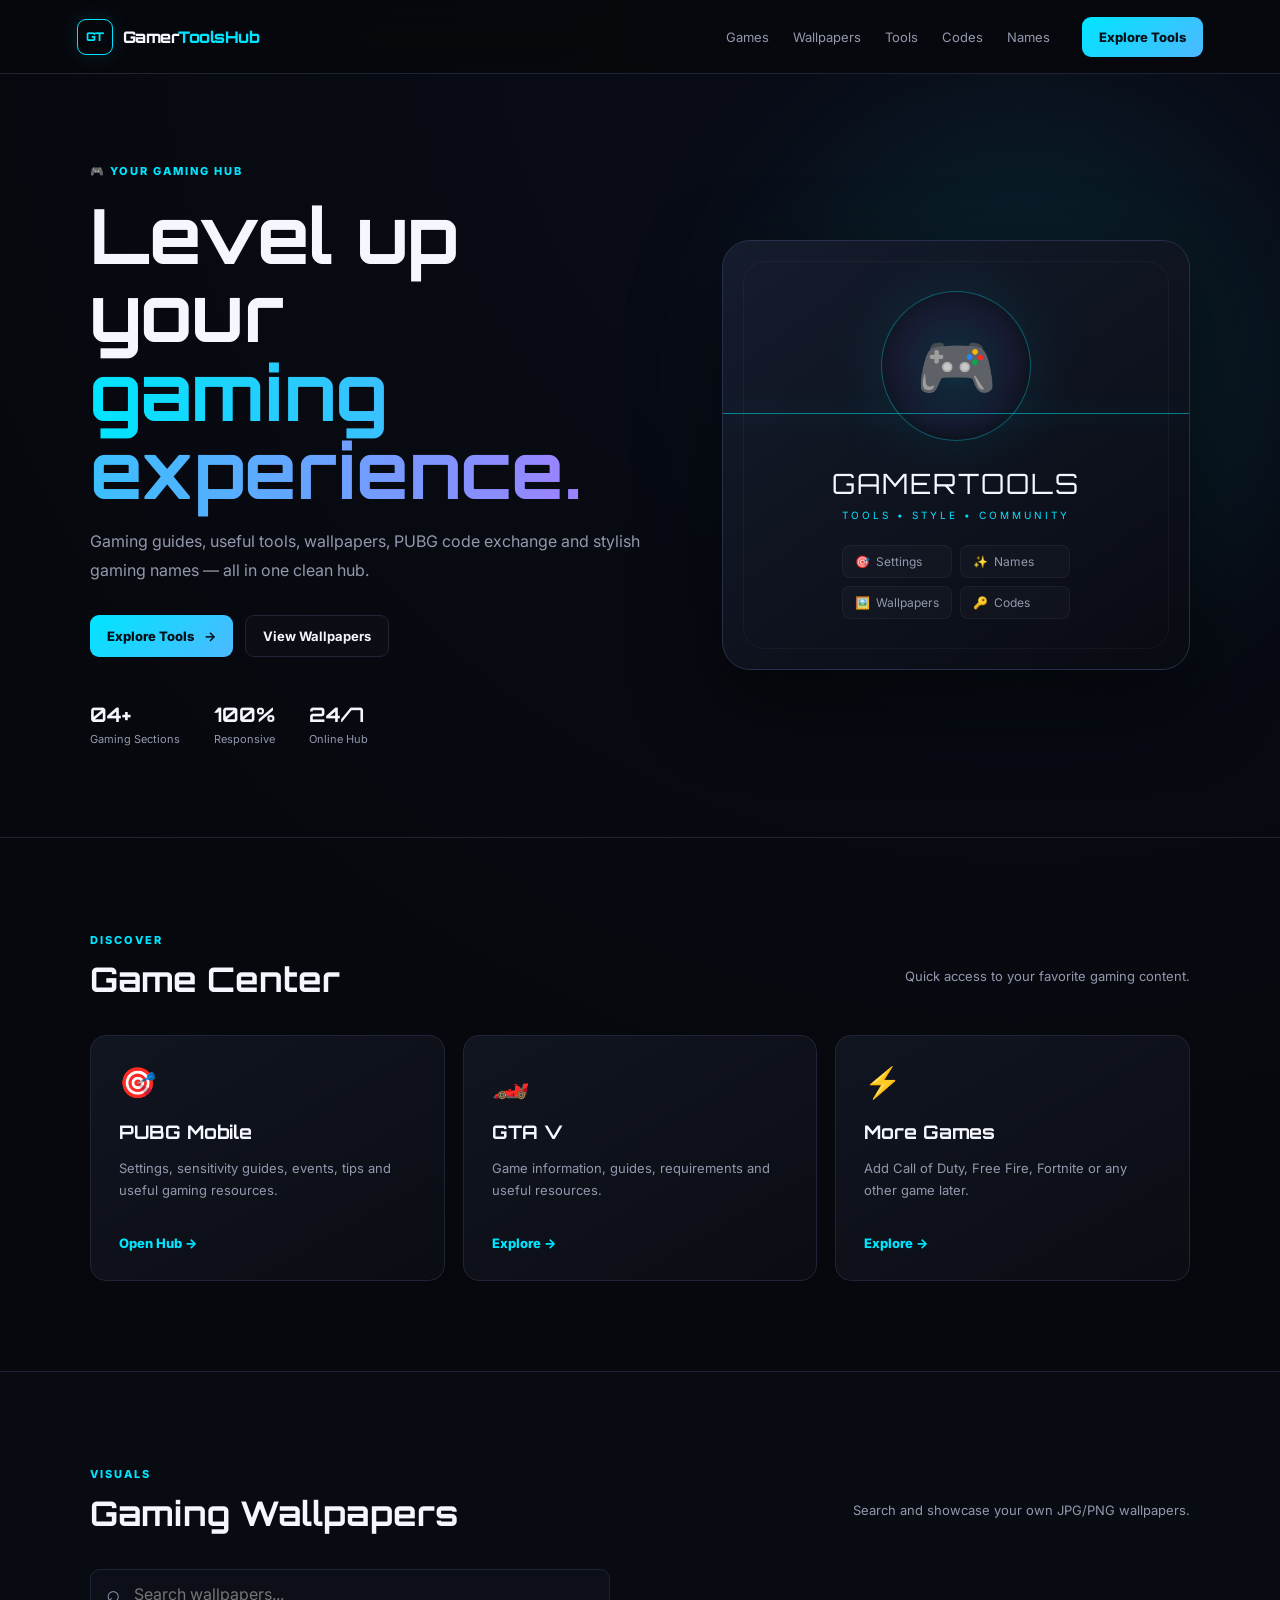
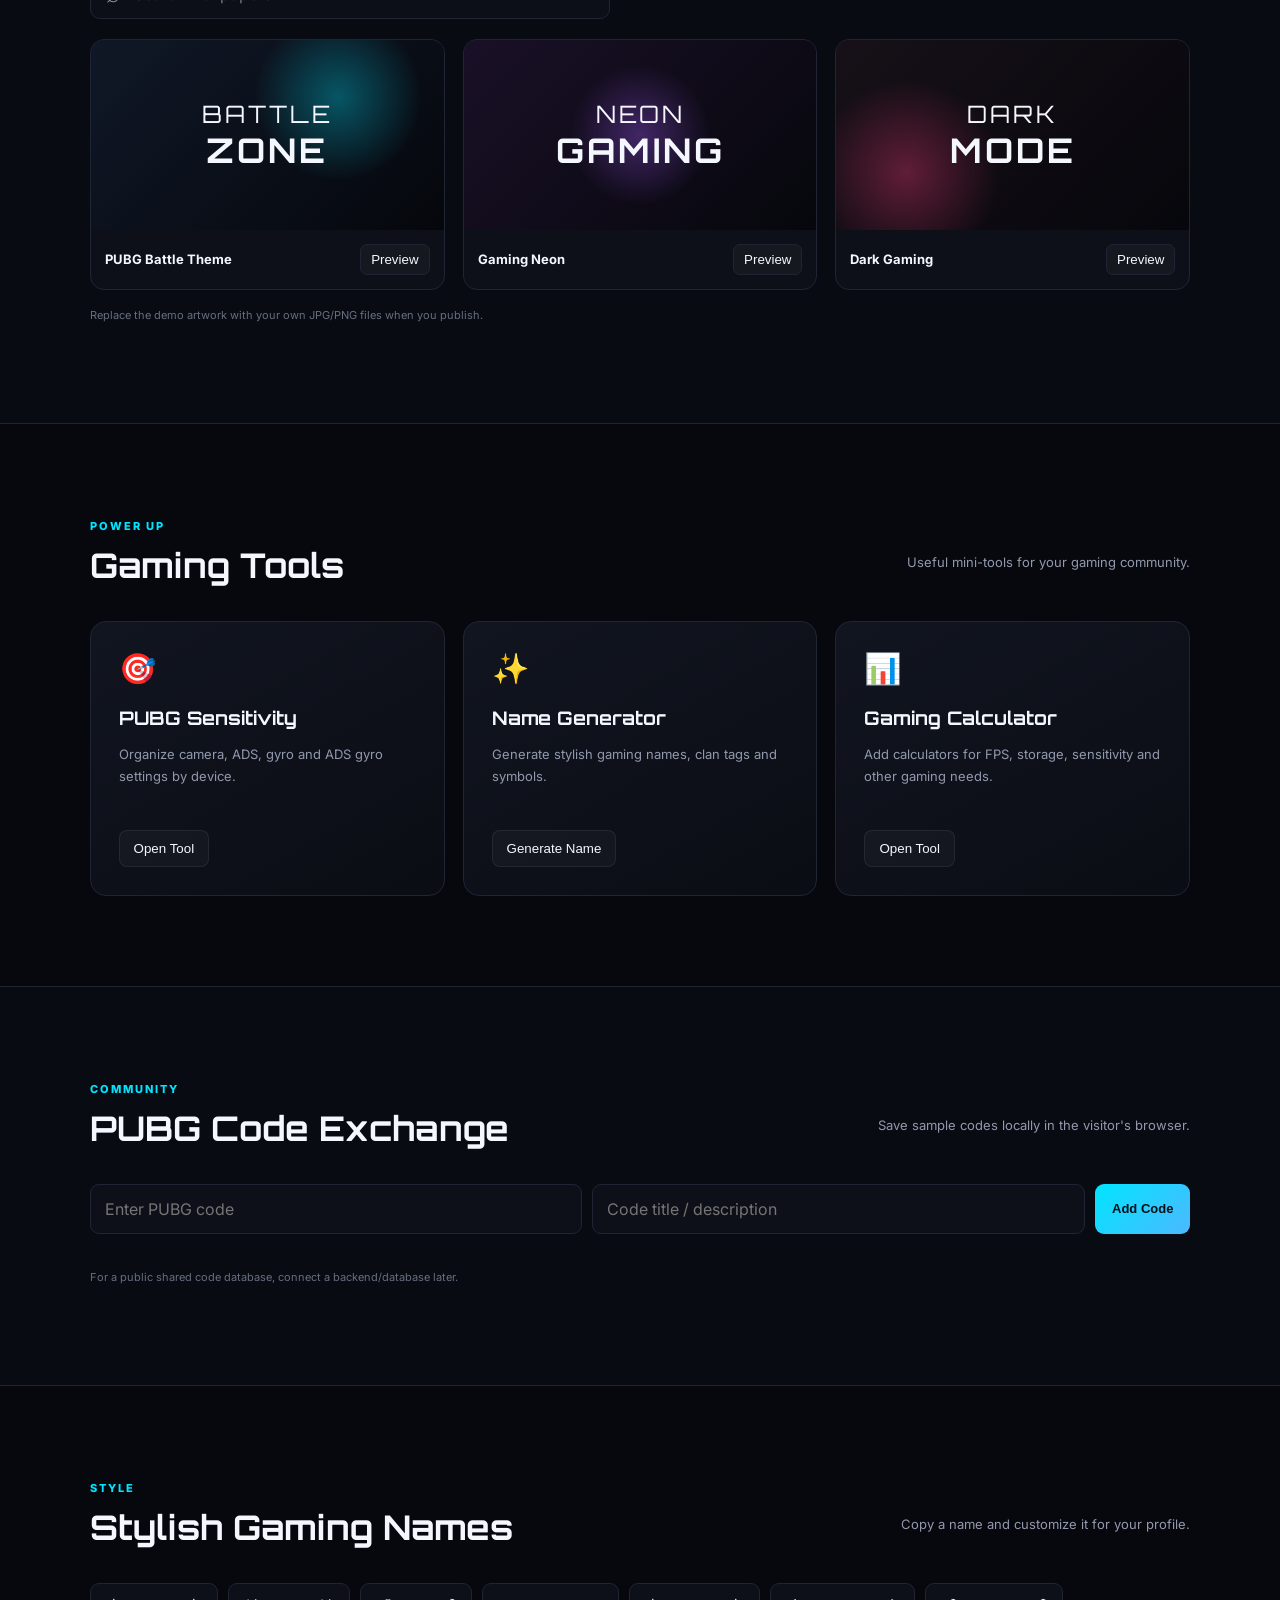
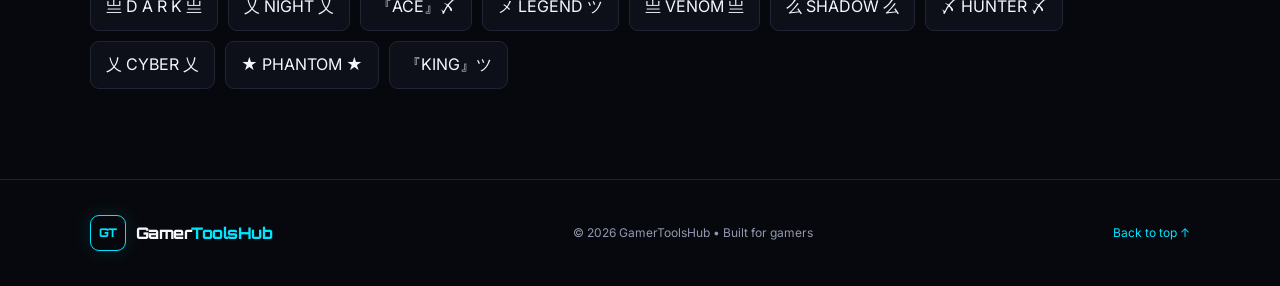
<file: index.html>
<!DOCTYPE html>
<html lang="en">
<head>
  <meta charset="UTF-8">
  <meta name="viewport" content="width=device-width, initial-scale=1.0">
  <meta name="description" content="GamerToolsHub — gaming tools, wallpapers, PUBG codes and stylish gaming names.">
  <title>GamerToolsHub — Gaming Tools & Hub</title>
  <link rel="stylesheet" href="style.css">
</head>
<body>
  <header class="topbar">
    <a class="brand" href="#home"><span class="brand-mark">GT</span><span>Gamer<span>ToolsHub</span></span></a>
    <nav>
      <a href="#games">Games</a>
      <a href="#wallpapers">Wallpapers</a>
      <a href="#tools">Tools</a>
      <a href="#codes">Codes</a>
      <a href="#names">Names</a>
    </nav>
    <a class="nav-btn" href="#tools">Explore Tools</a>
  </header>

  <main id="home">
    <section class="hero">
      <div class="hero-glow"></div>
      <div class="hero-content">
        <div class="eyebrow">🎮 YOUR GAMING HUB</div>
        <h1>Level up your<br><span>gaming experience.</span></h1>
        <p>Gaming guides, useful tools, wallpapers, PUBG code exchange and stylish gaming names — all in one clean hub.</p>
        <div class="hero-actions">
          <a class="primary-btn" href="#tools">Explore Tools <b>→</b></a>
          <a class="ghost-btn" href="#wallpapers">View Wallpapers</a>
        </div>
        <div class="stats">
          <div><strong>04+</strong><small>Gaming Sections</small></div>
          <div><strong>100%</strong><small>Responsive</small></div>
          <div><strong>24/7</strong><small>Online Hub</small></div>
        </div>
      </div>
      <div class="hero-card">
        <div class="scanline"></div>
        <div class="orb">🎮</div>
        <div class="hero-card-title">GAMERTOOLS</div>
        <div class="hero-card-sub">TOOLS • STYLE • COMMUNITY</div>
        <div class="mini-grid">
          <div>🎯<span>Settings</span></div>
          <div>✨<span>Names</span></div>
          <div>🖼️<span>Wallpapers</span></div>
          <div>🔑<span>Codes</span></div>
        </div>
      </div>
    </section>

    <section id="games" class="section">
      <div class="section-head"><div><span class="kicker">DISCOVER</span><h2>Game Center</h2></div><p>Quick access to your favorite gaming content.</p></div>
      <div class="cards">
        <article class="card featured"><div class="icon">🎯</div><h3>PUBG Mobile</h3><p>Settings, sensitivity guides, events, tips and useful gaming resources.</p><a href="#tools">Open Hub <span>→</span></a></article>
        <article class="card"><div class="icon">🏎️</div><h3>GTA V</h3><p>Game information, guides, requirements and useful resources.</p><a href="#tools">Explore <span>→</span></a></article>
        <article class="card"><div class="icon">⚡</div><h3>More Games</h3><p>Add Call of Duty, Free Fire, Fortnite or any other game later.</p><a href="#tools">Explore <span>→</span></a></article>
      </div>
    </section>

    <section id="wallpapers" class="section alt">
      <div class="section-head"><div><span class="kicker">VISUALS</span><h2>Gaming Wallpapers</h2></div><p>Search and showcase your own JPG/PNG wallpapers.</p></div>
      <div class="search"><span>⌕</span><input id="wallSearch" placeholder="Search wallpapers..." aria-label="Search wallpapers"></div>
      <div class="wall-grid" id="wallGrid">
        <article class="wall" data-name="pubg battle"><div class="wall-art art1">BATTLE<br><b>ZONE</b></div><div class="wall-info"><b>PUBG Battle Theme</b><button>Preview</button></div></article>
        <article class="wall" data-name="gaming neon"><div class="wall-art art2">NEON<br><b>GAMING</b></div><div class="wall-info"><b>Gaming Neon</b><button>Preview</button></div></article>
        <article class="wall" data-name="dark gaming"><div class="wall-art art3">DARK<br><b>MODE</b></div><div class="wall-info"><b>Dark Gaming</b><button>Preview</button></div></article>
      </div>
      <p class="note">Replace the demo artwork with your own JPG/PNG files when you publish.</p>
    </section>

    <section id="tools" class="section">
      <div class="section-head"><div><span class="kicker">POWER UP</span><h2>Gaming Tools</h2></div><p>Useful mini-tools for your gaming community.</p></div>
      <div class="tool-grid">
        <article class="tool-card"><div class="tool-icon">🎯</div><h3>PUBG Sensitivity</h3><p>Organize camera, ADS, gyro and ADS gyro settings by device.</p><button class="tool-btn" onclick="showToast('Sensitivity tool section is ready for your settings.')">Open Tool</button></article>
        <article class="tool-card"><div class="tool-icon">✨</div><h3>Name Generator</h3><p>Generate stylish gaming names, clan tags and symbols.</p><button class="tool-btn" onclick="generateName()">Generate Name</button></article>
        <article class="tool-card"><div class="tool-icon">📊</div><h3>Gaming Calculator</h3><p>Add calculators for FPS, storage, sensitivity and other gaming needs.</p><button class="tool-btn" onclick="showToast('Calculator module ready to be customized.')">Open Tool</button></article>
      </div>
    </section>

    <section id="codes" class="section alt">
      <div class="section-head"><div><span class="kicker">COMMUNITY</span><h2>PUBG Code Exchange</h2></div><p>Save sample codes locally in the visitor's browser.</p></div>
      <div class="code-box">
        <input id="codeInput" placeholder="Enter PUBG code">
        <input id="codeTitle" placeholder="Code title / description">
        <button class="primary-btn" onclick="addCode()">Add Code</button>
      </div>
      <div id="codeList" class="code-list"></div>
      <p class="note">For a public shared code database, connect a backend/database later.</p>
    </section>

    <section id="names" class="section">
      <div class="section-head"><div><span class="kicker">STYLE</span><h2>Stylish Gaming Names</h2></div><p>Copy a name and customize it for your profile.</p></div>
      <div class="name-box" id="nameBox"></div>
    </section>
  </main>

  <footer><div class="brand"><span class="brand-mark">GT</span><span>Gamer<span>ToolsHub</span></span></div><p>© 2026 GamerToolsHub • Built for gamers</p><a href="#home">Back to top ↑</a></footer>
  <div id="toast" class="toast"></div>
  <script src="script.js"></script>
</body>
</html>
</file>
<file: style.css>
@import url('https://fonts.googleapis.com/css2?family=Orbitron:wght@500;700;800&family=Inter:wght@400;500;600;700;800&display=swap');
:root{--bg:#07080d;--panel:#0e111a;--panel2:#111522;--text:#f5f7ff;--muted:#9299ad;--line:#202536;--accent:#00e5ff;--accent2:#7c5cff}
*{box-sizing:border-box;scroll-behavior:smooth}body{margin:0;background:radial-gradient(circle at 80% 0%,#17234b33,transparent 35%),var(--bg);color:var(--text);font-family:Inter,Arial,sans-serif}a{text-decoration:none;color:inherit}.topbar{height:74px;border-bottom:1px solid var(--line);background:#07080de8;backdrop-filter:blur(16px);display:flex;align-items:center;gap:32px;padding:0 6%;position:sticky;top:0;z-index:20}.brand{display:flex;align-items:center;gap:10px;font-family:Orbitron;font-weight:800;letter-spacing:-.5px}.brand>span:last-child>span{color:var(--accent)}.brand-mark{display:grid;place-items:center;width:36px;height:36px;border:1px solid var(--accent);color:var(--accent);border-radius:9px;font-size:12px;box-shadow:0 0 20px #00e5ff22}.topbar nav{display:flex;gap:24px;margin-left:auto}.topbar nav a{font-size:13px;color:var(--muted);transition:.2s}.topbar nav a:hover{color:var(--accent)}.nav-btn,.primary-btn{background:linear-gradient(135deg,var(--accent),#4db8ff);color:#031018;padding:12px 17px;border-radius:9px;font-weight:800;font-size:13px;display:inline-flex;gap:10px;align-items:center;border:0;cursor:pointer}.hero{min-height:650px;padding:90px 7%;display:grid;grid-template-columns:1.1fr .9fr;align-items:center;gap:60px;position:relative;overflow:hidden}.hero-glow{position:absolute;width:520px;height:520px;border-radius:50%;background:#00e5ff14;filter:blur(80px);right:0;top:40px}.hero-content{position:relative;z-index:1}.eyebrow,.kicker{color:var(--accent);font-size:11px;font-weight:800;letter-spacing:2px}.hero h1{font-family:Orbitron;font-size:clamp(42px,6vw,76px);line-height:1.03;margin:18px 0}.hero h1 span{background:linear-gradient(90deg,var(--accent),#9c82ff);-webkit-background-clip:text;color:transparent}.hero p{max-width:620px;color:var(--muted);font-size:16px;line-height:1.8}.hero-actions{display:flex;gap:12px;margin:30px 0}.ghost-btn{border:1px solid var(--line);padding:12px 17px;border-radius:9px;font-weight:700;font-size:13px;background:#ffffff04}.stats{display:flex;gap:34px;margin-top:45px}.stats strong{display:block;font-family:Orbitron;font-size:20px}.stats small{color:var(--muted);font-size:11px}.hero-card{height:430px;border:1px solid #27304a;border-radius:28px;background:linear-gradient(145deg,#151c2d,#090b12);display:flex;flex-direction:column;align-items:center;justify-content:center;position:relative;overflow:hidden;box-shadow:0 30px 80px #0008}.hero-card:before{content:"";position:absolute;inset:20px;border:1px solid #ffffff0a;border-radius:22px}.scanline{position:absolute;width:100%;height:1px;background:var(--accent);top:40%;box-shadow:0 0 25px var(--accent);opacity:.5}.orb{width:150px;height:150px;border-radius:50%;display:grid;place-items:center;font-size:65px;background:radial-gradient(circle,#00e5ff22,#7c5cff10 55%,transparent 70%);border:1px solid #00e5ff55;box-shadow:0 0 70px #00e5ff18}.hero-card-title{font-family:Orbitron;font-size:28px;margin-top:25px;letter-spacing:2px}.hero-card-sub{color:var(--accent);font-size:10px;letter-spacing:3px;margin-top:8px}.mini-grid{display:grid;grid-template-columns:1fr 1fr;gap:8px;margin-top:24px}.mini-grid div{background:#ffffff06;border:1px solid #ffffff0b;border-radius:8px;padding:8px 12px;font-size:12px}.mini-grid span{margin-left:6px;color:var(--muted)}.section{padding:90px 7%;border-top:1px solid var(--line)}.section.alt{background:#090b12}.section-head{display:flex;justify-content:space-between;align-items:end;margin-bottom:35px}.section h2{font-family:Orbitron;font-size:34px;margin:10px 0 0}.section-head p{color:var(--muted);max-width:430px;font-size:13px;line-height:1.6}.cards,.tool-grid{display:grid;grid-template-columns:repeat(3,1fr);gap:18px}.card,.tool-card{border:1px solid var(--line);background:linear-gradient(150deg,#111520,#0b0d14);padding:28px;border-radius:16px;transition:.25s}.card:hover,.tool-card:hover{transform:translateY(-5px);border-color:#00e5ff55;box-shadow:0 15px 50px #00e5ff0c}.icon,.tool-icon{font-size:30px}.card h3,.tool-card h3{font-family:Orbitron;margin:20px 0 10px}.card p,.tool-card p{color:var(--muted);font-size:13px;line-height:1.7;min-height:62px}.card a{color:var(--accent);font-size:13px;font-weight:800}.search{border:1px solid var(--line);background:#0c0f17;border-radius:10px;padding:0 15px;display:flex;align-items:center;max-width:520px;margin-bottom:20px}.search span{font-size:24px;color:var(--muted)}input{background:transparent;border:0;outline:0;color:var(--text);padding:14px;width:100%;font:inherit}.wall-grid{display:grid;grid-template-columns:repeat(3,1fr);gap:18px}.wall{border:1px solid var(--line);border-radius:14px;overflow:hidden;background:#0d1018}.wall-art{height:190px;display:grid;place-content:center;text-align:center;font-family:Orbitron;font-size:24px;letter-spacing:3px}.wall-art b{font-size:34px}.art1{background:radial-gradient(circle at 70% 30%,#00e5ff55,transparent 30%),linear-gradient(135deg,#101827,#05070c)}.art2{background:radial-gradient(circle,#a55cff55,transparent 35%),linear-gradient(135deg,#1a1027,#06070c)}.art3{background:radial-gradient(circle at 20% 70%,#ff3d8155,transparent 30%),linear-gradient(135deg,#171018,#06070c)}.wall-info{padding:14px;display:flex;justify-content:space-between;align-items:center;font-size:13px}.wall-info button{background:#ffffff08;color:var(--text);border:1px solid var(--line);border-radius:7px;padding:7px 10px}.note{font-size:11px;color:#666e80;margin-top:18px}.tool-btn{margin-top:12px;background:#ffffff08;border:1px solid #ffffff12;color:var(--text);padding:10px 14px;border-radius:8px;cursor:pointer}.code-box{display:grid;grid-template-columns:1fr 1fr auto;gap:10px}.code-box input{border:1px solid var(--line);background:#0d1018;border-radius:9px}.code-list{margin-top:18px;display:grid;gap:8px}.code-item{display:flex;justify-content:space-between;align-items:center;border:1px solid var(--line);padding:14px;border-radius:9px;background:#0d1018}.code-item code{color:var(--accent);font-weight:800}.name-box{display:flex;flex-wrap:wrap;gap:10px}.name-chip{border:1px solid var(--line);background:#0d1018;border-radius:9px;padding:12px 15px;cursor:pointer}.name-chip:hover{border-color:var(--accent);color:var(--accent)}footer{padding:35px 7%;border-top:1px solid var(--line);display:flex;align-items:center;gap:25px}footer p{color:var(--muted);font-size:12px;margin:auto}footer>a{color:var(--accent);font-size:12px}.toast{position:fixed;bottom:25px;right:25px;background:#101722;border:1px solid #00e5ff55;color:var(--text);padding:12px 16px;border-radius:9px;opacity:0;transform:translateY(10px);transition:.25s;z-index:30}.toast.show{opacity:1;transform:none}@media(max-width:850px){.topbar{padding:0 4%;gap:12px}.topbar nav{display:none}.nav-btn{margin-left:auto}.hero{grid-template-columns:1fr;padding:70px 5%}.hero-card{height:350px}.section{padding:65px 5%}.cards,.tool-grid,.wall-grid{grid-template-columns:1fr}.section-head{display:block}.code-box{grid-template-columns:1fr}footer{flex-wrap:wrap}footer p{margin:0;width:100%}}
</file>
